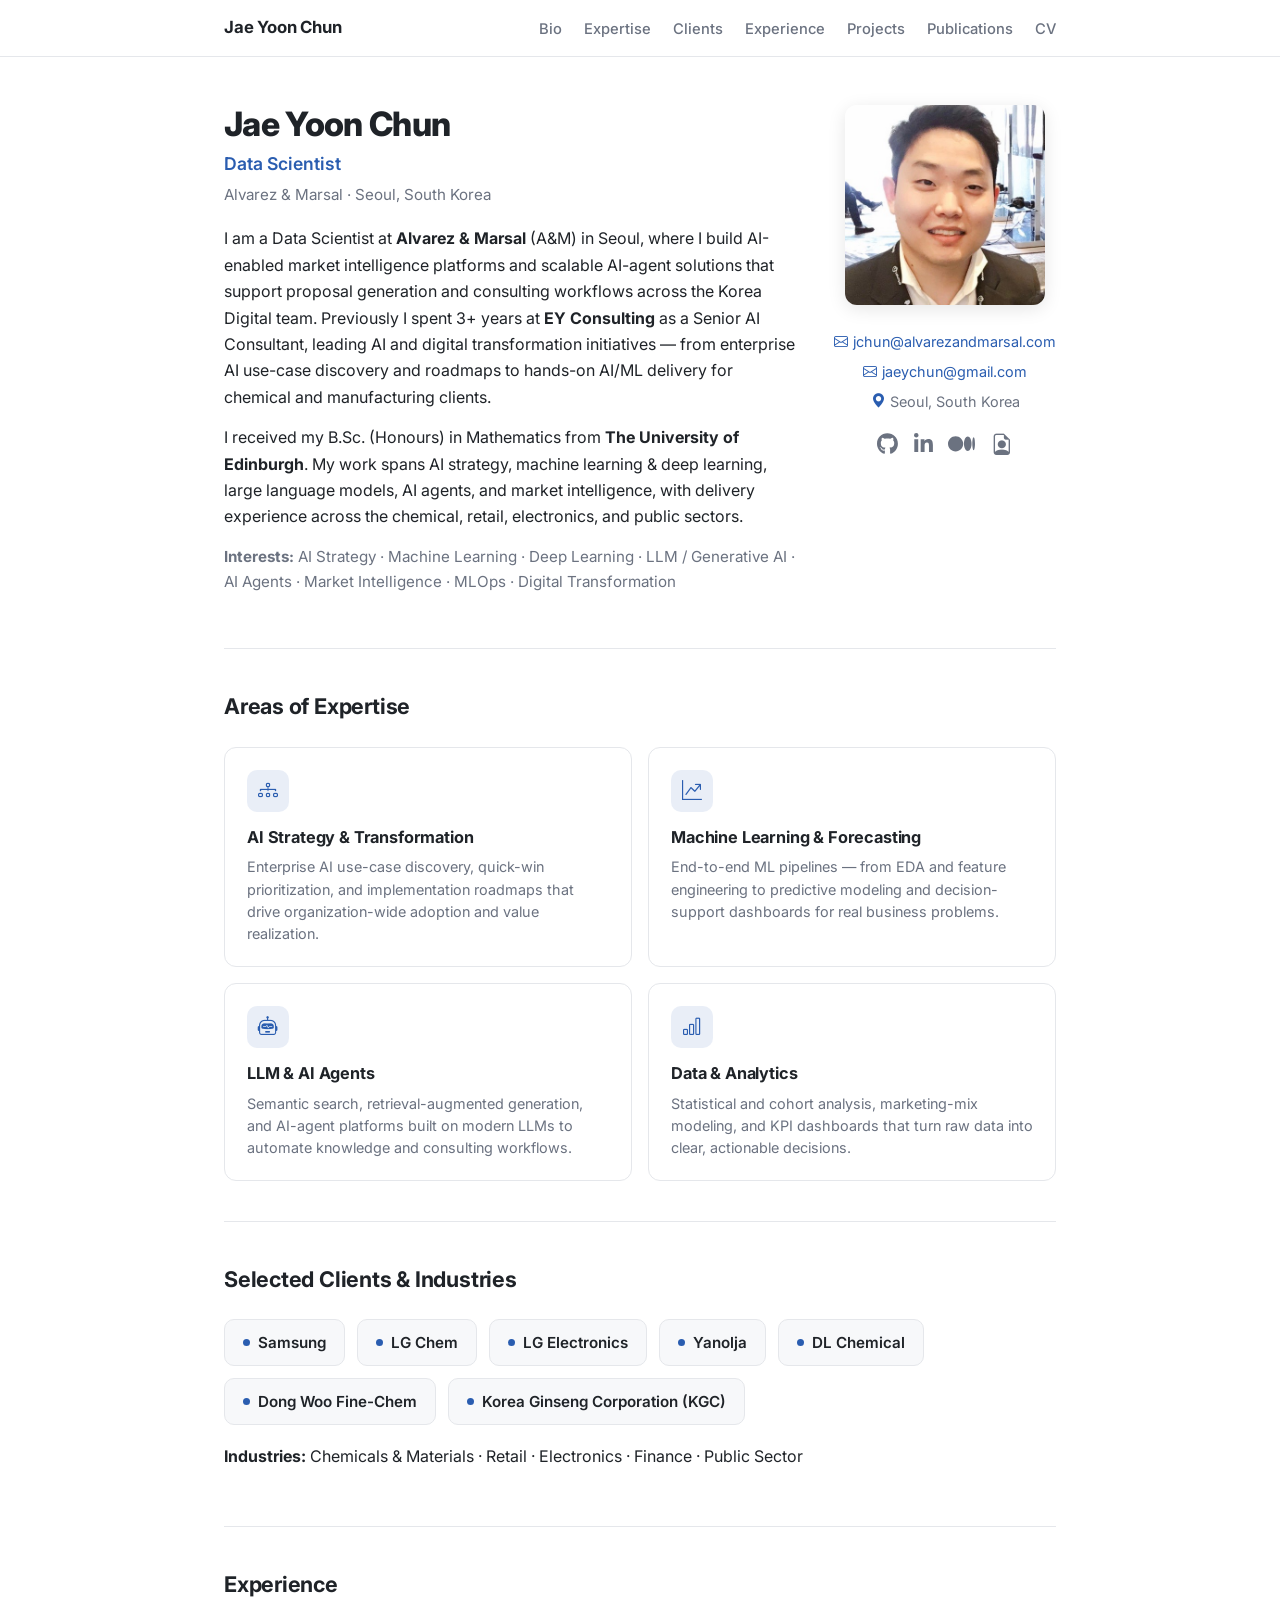
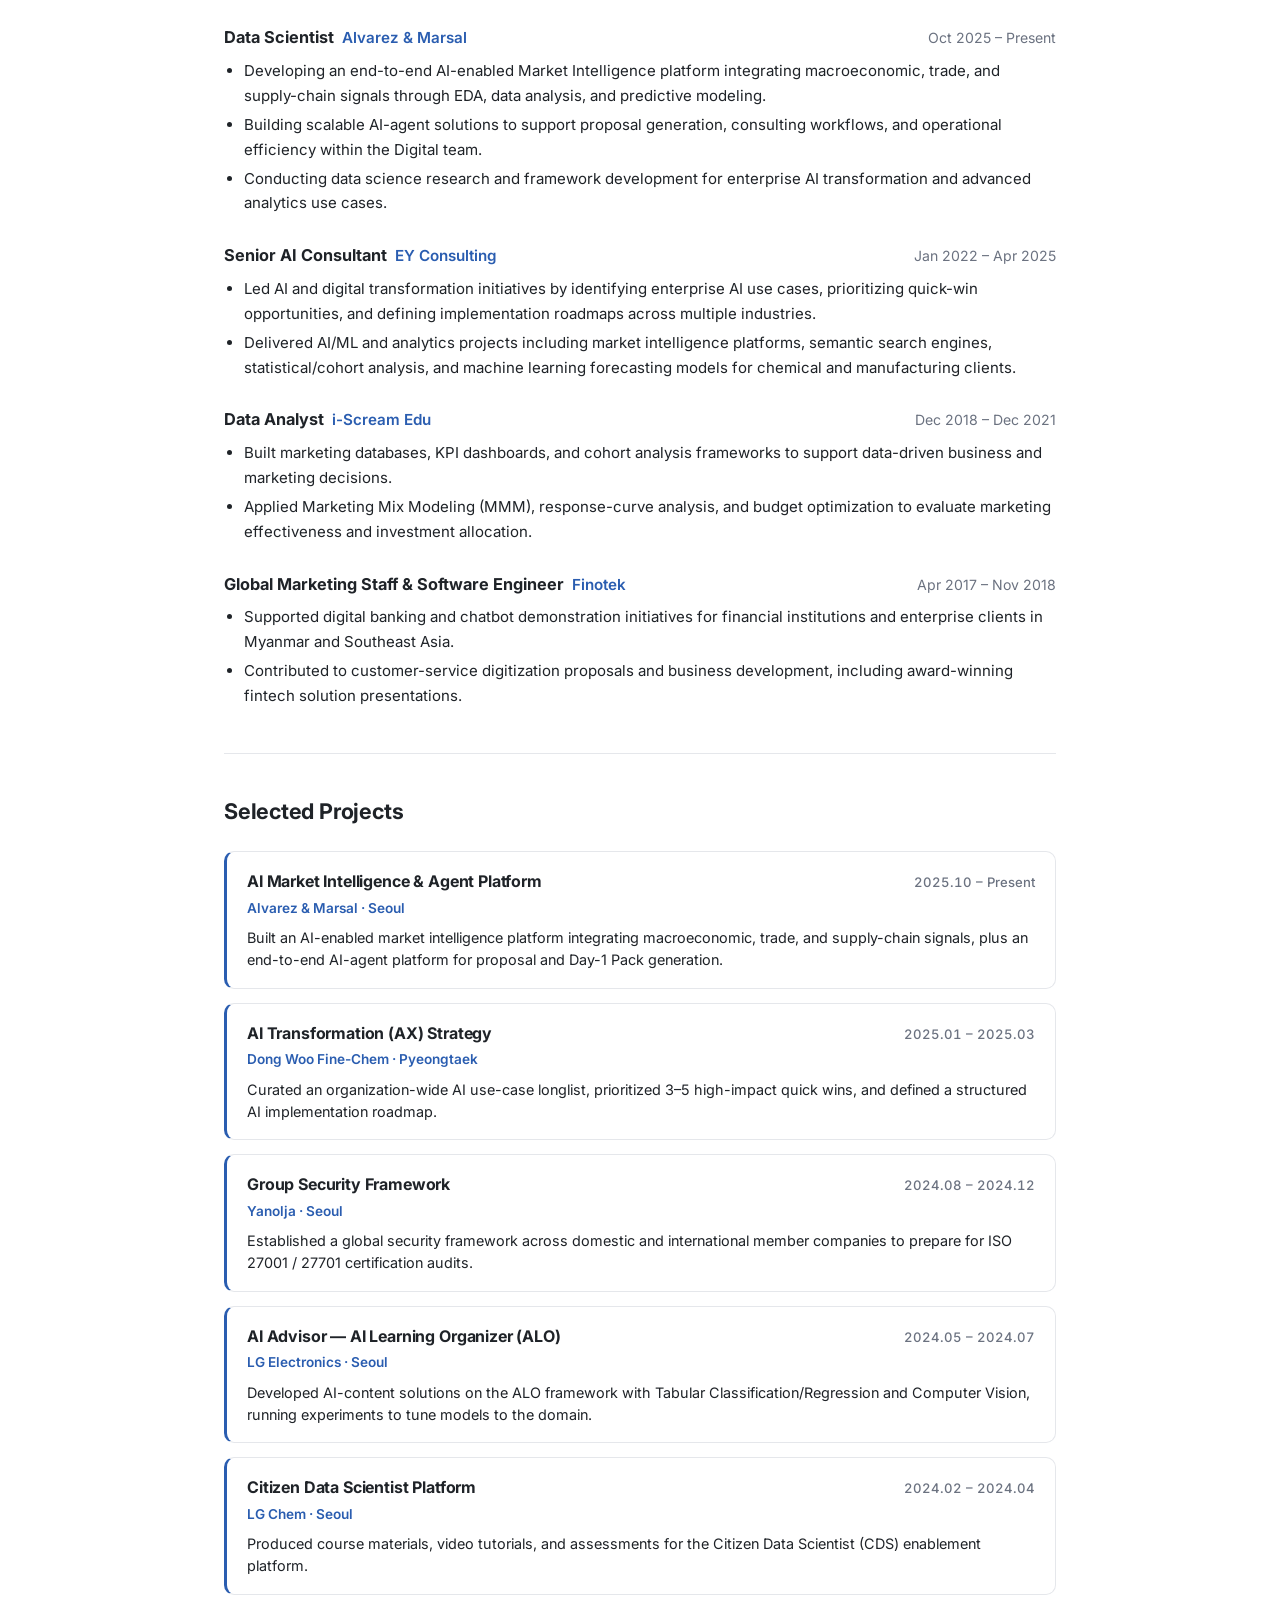
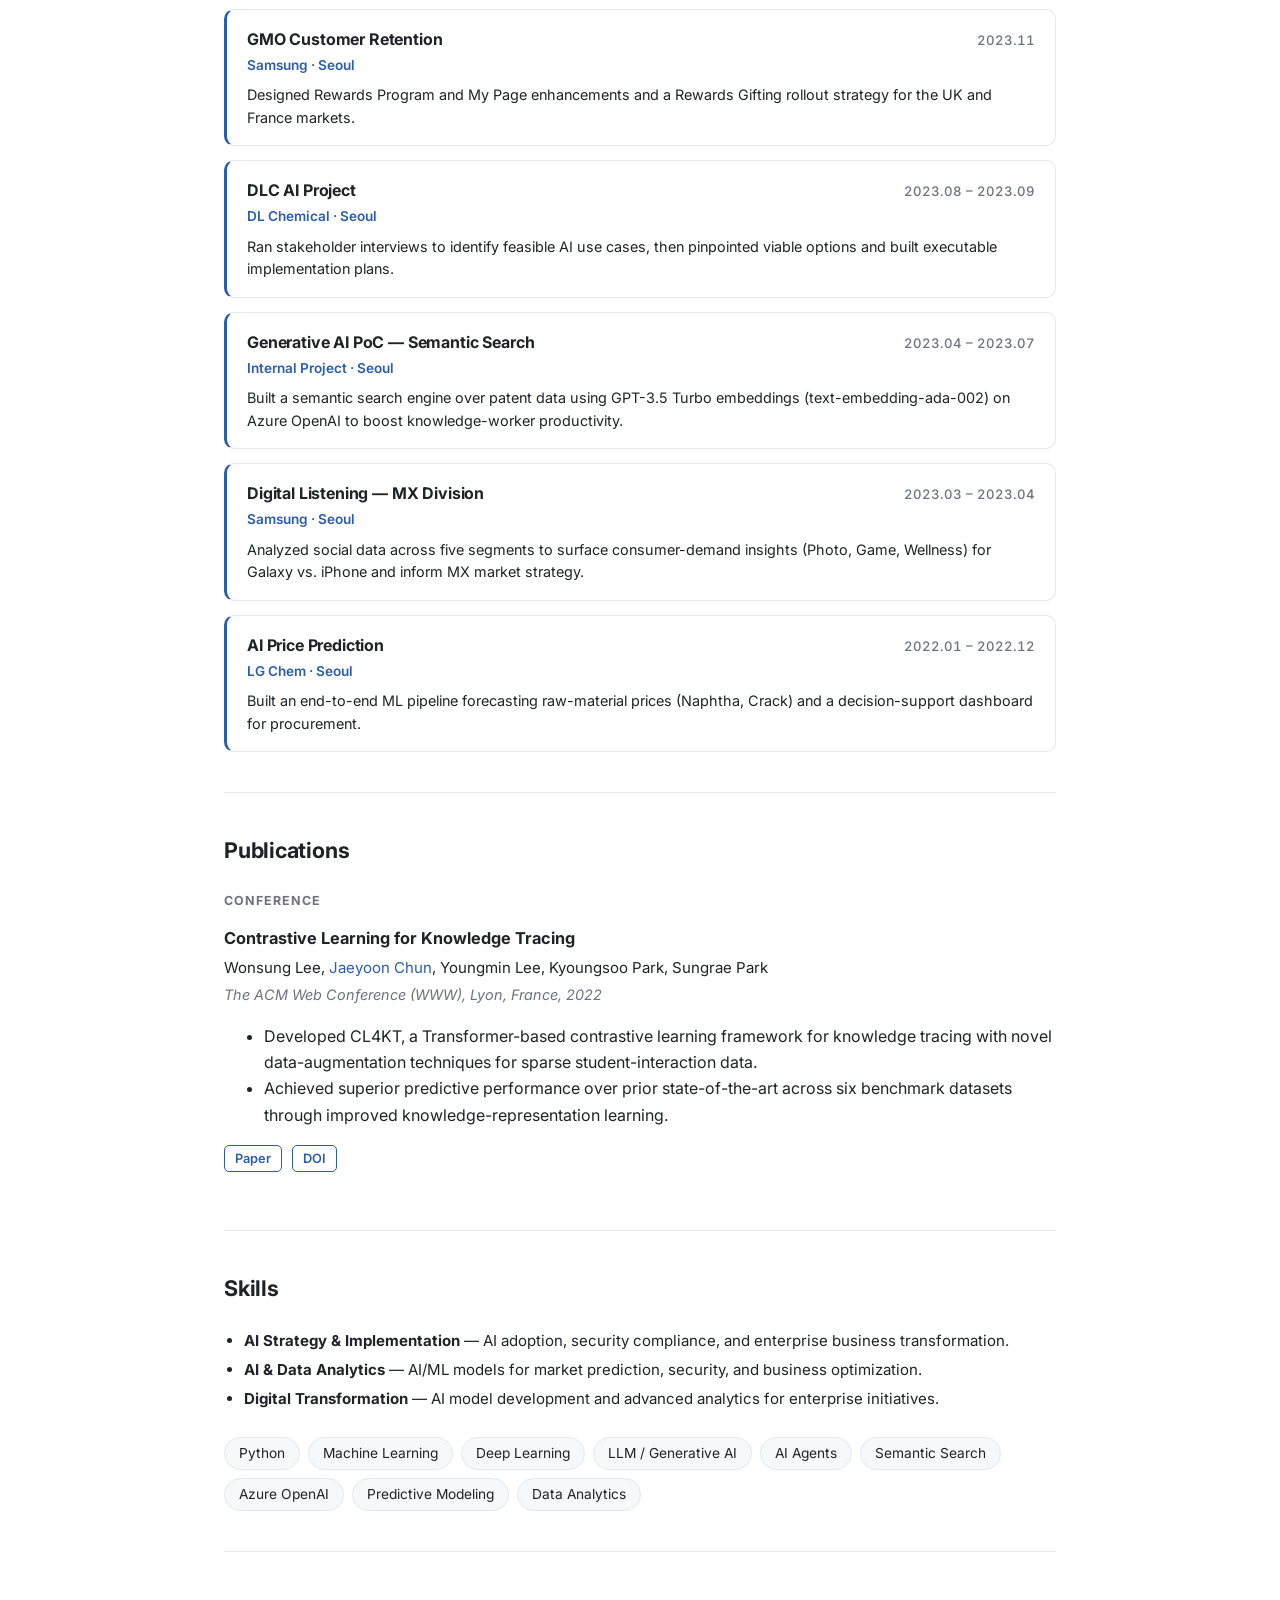
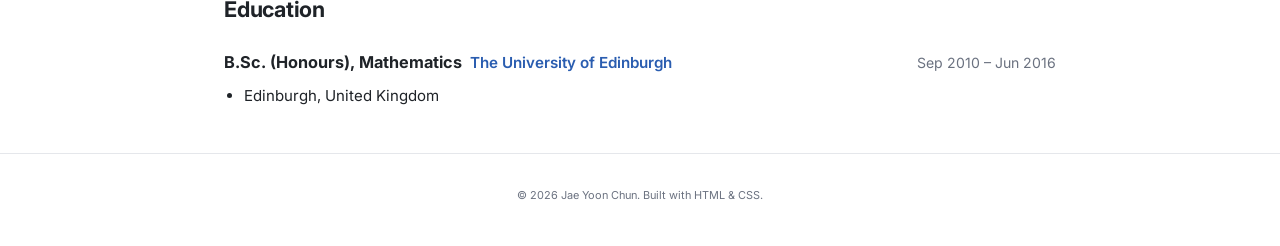
<file: index.html>
<!DOCTYPE html>
<html lang="en">
<head>
	<title>Jae Yoon Chun | Data Scientist</title>

	<!-- Meta -->
	<meta charset="utf-8">
	<meta http-equiv="X-UA-Compatible" content="IE=edge">
	<meta name="viewport" content="width=device-width, initial-scale=1.0">
	<meta name="description" content="Jae Yoon Chun — Data Scientist at Alvarez & Marsal. AI strategy, machine learning, LLMs, and AI agents for enterprise consulting.">
	<meta name="author" content="Jae Yoon Chun">
	<link rel="shortcut icon" href="jycicon.png">

	<!-- Google Fonts -->
	<link rel="preconnect" href="https://fonts.googleapis.com">
	<link rel="preconnect" href="https://fonts.gstatic.com" crossorigin>
	<link href="https://fonts.googleapis.com/css2?family=Inter:wght@300;400;500;600;700;800;900&display=swap" rel="stylesheet">

	<!-- Bootstrap Icons -->
	<link rel="stylesheet" href="https://cdn.jsdelivr.net/npm/bootstrap-icons@1.10.3/font/bootstrap-icons.css">

	<!-- FontAwesome JS -->
	<script defer src="assets/fontawesome/js/all.js"></script>

	<!-- Theme CSS -->
	<link rel="stylesheet" href="assets/css/academic.css">
</head>

<body>

	<!-- ============================================================ Nav -->
	<nav class="site-nav">
		<div class="site-nav-inner">
			<a class="site-nav-brand" href="#top">Jae Yoon Chun</a>
			<ul class="site-nav-links">
				<li><a href="#about">Bio</a></li>
				<li><a href="#expertise">Expertise</a></li>
				<li><a href="#clients">Clients</a></li>
				<li><a href="#experience">Experience</a></li>
				<li><a href="#projects">Projects</a></li>
				<li><a href="#publications">Publications</a></li>
				<li><a href="assets/cv/Jae_Yoon_Chun_Resume.pdf" target="_blank" rel="noopener">CV</a></li>
			</ul>
		</div>
	</nav>

	<span id="top"></span>

	<div class="wrap">

		<!-- ==================================================== Bio / header -->
		<section class="bio" id="about">
			<div class="bio-grid">
				<div class="bio-text">
					<h1 class="bio-name">Jae Yoon Chun</h1>
					<div class="bio-role">Data Scientist</div>
					<div class="bio-affil">Alvarez &amp; Marsal &middot; Seoul, South Korea</div>

					<div class="bio-desc">
						<p>
							I am a Data Scientist at <strong>Alvarez &amp; Marsal</strong> (A&amp;M) in Seoul, where I build
							AI-enabled market intelligence platforms and scalable AI-agent solutions that support
							proposal generation and consulting workflows across the Korea Digital team. Previously I spent
							3+ years at <strong>EY Consulting</strong> as a Senior AI Consultant, leading AI and digital
							transformation initiatives — from enterprise AI use-case discovery and roadmaps to hands-on
							AI/ML delivery for chemical and manufacturing clients.
						</p>
						<p>
							I received my B.Sc. (Honours) in Mathematics from <strong>The University of Edinburgh</strong>.
							My work spans AI strategy, machine learning &amp; deep learning, large language models,
							AI agents, and market intelligence, with delivery experience across the chemical, retail,
							electronics, and public sectors.
						</p>
						<p class="tags">
							<strong>Interests:</strong> AI Strategy &middot; Machine Learning &middot; Deep Learning &middot;
							LLM / Generative AI &middot; AI Agents &middot; Market Intelligence &middot; MLOps &middot; Digital Transformation
						</p>
					</div>
				</div>

				<div class="bio-photo">
					<img src="assets/images/jaeyoonchun.jpg" alt="Jae Yoon Chun">

					<div class="bio-contact">
						<span><i class="bi bi-envelope"></i> <a href="mailto:jchun@alvarezandmarsal.com">jchun@alvarezandmarsal.com</a></span>
						<span><i class="bi bi-envelope"></i> <a href="mailto:jaeychun@gmail.com">jaeychun@gmail.com</a></span>
						<span><i class="bi bi-geo-alt-fill"></i> Seoul, South Korea</span>
					</div>

					<div class="social-links">
						<a href="https://github.com/jychun313/" target="_blank" rel="noopener" title="GitHub"><i class="fa-brands fa-github"></i></a>
						<a href="https://www.linkedin.com/in/jaeyoonchun/" target="_blank" rel="noopener" title="LinkedIn"><i class="fa-brands fa-linkedin-in"></i></a>
						<a href="https://jaeychun.medium.com/" target="_blank" rel="noopener" title="Medium"><i class="fa-brands fa-medium-m"></i></a>
						<a href="assets/cv/Jae_Yoon_Chun_Resume.pdf" target="_blank" rel="noopener" title="Curriculum Vitae"><i class="bi bi-file-earmark-person"></i></a>
					</div>
				</div>
			</div>
		</section>

		<!-- ==================================================== Expertise -->
		<section id="expertise">
			<h2 class="section-heading">Areas of Expertise</h2>
			<div class="expertise-grid">

				<div class="expertise-card">
					<div class="expertise-icon"><i class="bi bi-diagram-3"></i></div>
					<h3 class="expertise-title">AI Strategy &amp; Transformation</h3>
					<p class="expertise-desc">Enterprise AI use-case discovery, quick-win prioritization, and implementation roadmaps that drive organization-wide adoption and value realization.</p>
				</div>

				<div class="expertise-card">
					<div class="expertise-icon"><i class="bi bi-graph-up-arrow"></i></div>
					<h3 class="expertise-title">Machine Learning &amp; Forecasting</h3>
					<p class="expertise-desc">End-to-end ML pipelines — from EDA and feature engineering to predictive modeling and decision-support dashboards for real business problems.</p>
				</div>

				<div class="expertise-card">
					<div class="expertise-icon"><i class="bi bi-robot"></i></div>
					<h3 class="expertise-title">LLM &amp; AI Agents</h3>
					<p class="expertise-desc">Semantic search, retrieval-augmented generation, and AI-agent platforms built on modern LLMs to automate knowledge and consulting workflows.</p>
				</div>

				<div class="expertise-card">
					<div class="expertise-icon"><i class="bi bi-bar-chart"></i></div>
					<h3 class="expertise-title">Data &amp; Analytics</h3>
					<p class="expertise-desc">Statistical and cohort analysis, marketing-mix modeling, and KPI dashboards that turn raw data into clear, actionable decisions.</p>
				</div>

			</div>
		</section>

		<!-- ==================================================== Clients -->
		<section id="clients">
			<h2 class="section-heading">Selected Clients &amp; Industries</h2>
			<ul class="client-list">
				<li>Samsung</li>
				<li>LG Chem</li>
				<li>LG Electronics</li>
				<li>Yanolja</li>
				<li>DL Chemical</li>
				<li>Dong Woo Fine-Chem</li>
				<li>Korea Ginseng Corporation (KGC)</li>
			</ul>
			<p class="tags"><strong>Industries:</strong> Chemicals &amp; Materials &middot; Retail &middot; Electronics &middot; Finance &middot; Public Sector</p>
		</section>

		<!-- ==================================================== Experience -->
		<section id="experience">
			<h2 class="section-heading">Experience</h2>

			<div class="xp-item">
				<div class="xp-head">
					<span><span class="xp-role">Data Scientist</span> &nbsp;<span class="xp-org">Alvarez &amp; Marsal</span></span>
					<span class="xp-time">Oct 2025 – Present</span>
				</div>
				<ul>
					<li>Developing an end-to-end AI-enabled Market Intelligence platform integrating macroeconomic, trade, and supply-chain signals through EDA, data analysis, and predictive modeling.</li>
					<li>Building scalable AI-agent solutions to support proposal generation, consulting workflows, and operational efficiency within the Digital team.</li>
					<li>Conducting data science research and framework development for enterprise AI transformation and advanced analytics use cases.</li>
				</ul>
			</div>

			<div class="xp-item">
				<div class="xp-head">
					<span><span class="xp-role">Senior AI Consultant</span> &nbsp;<span class="xp-org">EY Consulting</span></span>
					<span class="xp-time">Jan 2022 – Apr 2025</span>
				</div>
				<ul>
					<li>Led AI and digital transformation initiatives by identifying enterprise AI use cases, prioritizing quick-win opportunities, and defining implementation roadmaps across multiple industries.</li>
					<li>Delivered AI/ML and analytics projects including market intelligence platforms, semantic search engines, statistical/cohort analysis, and machine learning forecasting models for chemical and manufacturing clients.</li>
				</ul>
			</div>

			<div class="xp-item">
				<div class="xp-head">
					<span><span class="xp-role">Data Analyst</span> &nbsp;<span class="xp-org">i-Scream Edu</span></span>
					<span class="xp-time">Dec 2018 – Dec 2021</span>
				</div>
				<ul>
					<li>Built marketing databases, KPI dashboards, and cohort analysis frameworks to support data-driven business and marketing decisions.</li>
					<li>Applied Marketing Mix Modeling (MMM), response-curve analysis, and budget optimization to evaluate marketing effectiveness and investment allocation.</li>
				</ul>
			</div>

			<div class="xp-item">
				<div class="xp-head">
					<span><span class="xp-role">Global Marketing Staff &amp; Software Engineer</span> &nbsp;<span class="xp-org">Finotek</span></span>
					<span class="xp-time">Apr 2017 – Nov 2018</span>
				</div>
				<ul>
					<li>Supported digital banking and chatbot demonstration initiatives for financial institutions and enterprise clients in Myanmar and Southeast Asia.</li>
					<li>Contributed to customer-service digitization proposals and business development, including award-winning fintech solution presentations.</li>
				</ul>
			</div>
		</section>

		<!-- ==================================================== Projects -->
		<section id="projects">
			<h2 class="section-heading">Selected Projects</h2>
			<div class="proj-grid">

				<div class="proj-card">
					<div class="proj-card-head">
						<h3 class="proj-card-title">AI Market Intelligence &amp; Agent Platform</h3>
						<span class="proj-card-time">2025.10 – Present</span>
					</div>
					<div class="proj-card-client">Alvarez &amp; Marsal &middot; Seoul</div>
					<p class="proj-card-desc">Built an AI-enabled market intelligence platform integrating macroeconomic, trade, and supply-chain signals, plus an end-to-end AI-agent platform for proposal and Day-1 Pack generation.</p>
				</div>

				<div class="proj-card">
					<div class="proj-card-head">
						<h3 class="proj-card-title">AI Transformation (AX) Strategy</h3>
						<span class="proj-card-time">2025.01 – 2025.03</span>
					</div>
					<div class="proj-card-client">Dong Woo Fine-Chem &middot; Pyeongtaek</div>
					<p class="proj-card-desc">Curated an organization-wide AI use-case longlist, prioritized 3–5 high-impact quick wins, and defined a structured AI implementation roadmap.</p>
				</div>

				<div class="proj-card">
					<div class="proj-card-head">
						<h3 class="proj-card-title">Group Security Framework</h3>
						<span class="proj-card-time">2024.08 – 2024.12</span>
					</div>
					<div class="proj-card-client">Yanolja &middot; Seoul</div>
					<p class="proj-card-desc">Established a global security framework across domestic and international member companies to prepare for ISO 27001 / 27701 certification audits.</p>
				</div>

				<div class="proj-card">
					<div class="proj-card-head">
						<h3 class="proj-card-title">AI Advisor — AI Learning Organizer (ALO)</h3>
						<span class="proj-card-time">2024.05 – 2024.07</span>
					</div>
					<div class="proj-card-client">LG Electronics &middot; Seoul</div>
					<p class="proj-card-desc">Developed AI-content solutions on the ALO framework with Tabular Classification/Regression and Computer Vision, running experiments to tune models to the domain.</p>
				</div>

				<div class="proj-card">
					<div class="proj-card-head">
						<h3 class="proj-card-title">Citizen Data Scientist Platform</h3>
						<span class="proj-card-time">2024.02 – 2024.04</span>
					</div>
					<div class="proj-card-client">LG Chem &middot; Seoul</div>
					<p class="proj-card-desc">Produced course materials, video tutorials, and assessments for the Citizen Data Scientist (CDS) enablement platform.</p>
				</div>

				<div class="proj-card">
					<div class="proj-card-head">
						<h3 class="proj-card-title">GMO Customer Retention</h3>
						<span class="proj-card-time">2023.11</span>
					</div>
					<div class="proj-card-client">Samsung &middot; Seoul</div>
					<p class="proj-card-desc">Designed Rewards Program and My Page enhancements and a Rewards Gifting rollout strategy for the UK and France markets.</p>
				</div>

				<div class="proj-card">
					<div class="proj-card-head">
						<h3 class="proj-card-title">DLC AI Project</h3>
						<span class="proj-card-time">2023.08 – 2023.09</span>
					</div>
					<div class="proj-card-client">DL Chemical &middot; Seoul</div>
					<p class="proj-card-desc">Ran stakeholder interviews to identify feasible AI use cases, then pinpointed viable options and built executable implementation plans.</p>
				</div>

				<div class="proj-card">
					<div class="proj-card-head">
						<h3 class="proj-card-title">Generative AI PoC — Semantic Search</h3>
						<span class="proj-card-time">2023.04 – 2023.07</span>
					</div>
					<div class="proj-card-client">Internal Project &middot; Seoul</div>
					<p class="proj-card-desc">Built a semantic search engine over patent data using GPT-3.5 Turbo embeddings (text-embedding-ada-002) on Azure OpenAI to boost knowledge-worker productivity.</p>
				</div>

				<div class="proj-card">
					<div class="proj-card-head">
						<h3 class="proj-card-title">Digital Listening — MX Division</h3>
						<span class="proj-card-time">2023.03 – 2023.04</span>
					</div>
					<div class="proj-card-client">Samsung &middot; Seoul</div>
					<p class="proj-card-desc">Analyzed social data across five segments to surface consumer-demand insights (Photo, Game, Wellness) for Galaxy vs. iPhone and inform MX market strategy.</p>
				</div>

				<div class="proj-card">
					<div class="proj-card-head">
						<h3 class="proj-card-title">AI Price Prediction</h3>
						<span class="proj-card-time">2022.01 – 2022.12</span>
					</div>
					<div class="proj-card-client">LG Chem &middot; Seoul</div>
					<p class="proj-card-desc">Built an end-to-end ML pipeline forecasting raw-material prices (Naphtha, Crack) and a decision-support dashboard for procurement.</p>
				</div>

			</div>
		</section>

		<!-- ==================================================== Publications -->
		<section id="publications">
			<h2 class="section-heading">Publications</h2>

			<p class="pub-cat">Conference</p>
			<div class="pub-item">
				<div class="pub-title">Contrastive Learning for Knowledge Tracing</div>
				<div class="pub-authors">Wonsung Lee, <span class="me">Jaeyoon Chun</span>, Youngmin Lee, Kyoungsoo Park, Sungrae Park</div>
				<div class="pub-venue">The ACM Web Conference (WWW), Lyon, France, 2022</div>
				<ul>
					<li>Developed CL4KT, a Transformer-based contrastive learning framework for knowledge tracing with novel data-augmentation techniques for sparse student-interaction data.</li>
					<li>Achieved superior predictive performance over prior state-of-the-art across six benchmark datasets through improved knowledge-representation learning.</li>
				</ul>
				<div class="pub-links">
					<a href="https://dl.acm.org/doi/fullHtml/10.1145/3485447.3512105" target="_blank" rel="noopener">Paper</a>
					<a href="https://doi.org/10.1145/3485447.3512105" target="_blank" rel="noopener">DOI</a>
				</div>
			</div>
		</section>

		<!-- ==================================================== Skills -->
		<section id="skills">
			<h2 class="section-heading">Skills</h2>
			<div class="xp-item">
				<ul>
					<li><strong>AI Strategy &amp; Implementation</strong> — AI adoption, security compliance, and enterprise business transformation.</li>
					<li><strong>AI &amp; Data Analytics</strong> — AI/ML models for market prediction, security, and business optimization.</li>
					<li><strong>Digital Transformation</strong> — AI model development and advanced analytics for enterprise initiatives.</li>
				</ul>
			</div>
			<ul class="badge-list">
				<li>Python</li>
				<li>Machine Learning</li>
				<li>Deep Learning</li>
				<li>LLM / Generative AI</li>
				<li>AI Agents</li>
				<li>Semantic Search</li>
				<li>Azure OpenAI</li>
				<li>Predictive Modeling</li>
				<li>Data Analytics</li>
			</ul>
		</section>

		<!-- ==================================================== Education -->
		<section id="education">
			<h2 class="section-heading">Education</h2>
			<div class="xp-item">
				<div class="xp-head">
					<span><span class="xp-role">B.Sc. (Honours), Mathematics</span> &nbsp;<span class="xp-org">The University of Edinburgh</span></span>
					<span class="xp-time">Sep 2010 – Jun 2016</span>
				</div>
				<ul>
					<li>Edinburgh, United Kingdom</li>
				</ul>
			</div>
		</section>

	</div><!-- //wrap -->

	<footer class="site-footer">
		<small>&copy; 2026 Jae Yoon Chun. Built with HTML &amp; CSS.</small>
	</footer>

</body>
</html>
</file>
<file: assets/css/academic.css>
/* ==========================================================================
   Academic-style personal homepage
   Inspired by al-folio (hsnamkoong.github.io) — single column, top nav,
   photo-right header, News + Publications sections.
   ========================================================================== */

:root {
  --accent: #2a5db0;
  --accent-dark: #1e4179;
  --text: #1f2328;
  --text-muted: #6b7280;
  --bg: #ffffff;
  --bg-soft: #f7f8fa;
  --border: #e5e7eb;
  --maxw: 880px;
}

* { box-sizing: border-box; }

html { scroll-behavior: smooth; scroll-padding-top: 80px; }

body {
  margin: 0;
  font-family: 'Inter', -apple-system, BlinkMacSystemFont, 'Segoe UI', Roboto, sans-serif;
  font-size: 16px;
  line-height: 1.65;
  color: var(--text);
  background: var(--bg);
  -webkit-font-smoothing: antialiased;
}

a { color: var(--accent); text-decoration: none; }
a:hover { text-decoration: underline; }

/* -------------------------------------------------------------- Nav bar */
.site-nav {
  position: sticky;
  top: 0;
  z-index: 100;
  background: rgba(255, 255, 255, 0.9);
  backdrop-filter: saturate(180%) blur(10px);
  border-bottom: 1px solid var(--border);
}
.site-nav-inner {
  max-width: var(--maxw);
  margin: 0 auto;
  padding: 14px 24px;
  display: flex;
  align-items: center;
  justify-content: space-between;
  gap: 16px;
}
.site-nav-brand {
  font-weight: 700;
  font-size: 1.05rem;
  color: var(--text);
  letter-spacing: -0.01em;
}
.site-nav-brand:hover { text-decoration: none; color: var(--accent); }
.site-nav-links {
  display: flex;
  gap: 22px;
  list-style: none;
  margin: 0;
  padding: 0;
  flex-wrap: wrap;
}
.site-nav-links a {
  color: var(--text-muted);
  font-size: 0.92rem;
  font-weight: 500;
  transition: color 0.15s ease;
}
.site-nav-links a:hover { color: var(--accent); text-decoration: none; }

/* -------------------------------------------------------------- Layout */
.wrap {
  max-width: var(--maxw);
  margin: 0 auto;
  padding: 0 24px;
}

section { padding: 40px 0; border-top: 1px solid var(--border); }
section:first-of-type { border-top: none; }

.section-heading {
  font-size: 1.35rem;
  font-weight: 700;
  letter-spacing: -0.01em;
  margin: 0 0 22px;
  color: var(--text);
}

/* -------------------------------------------------------------- Header / Bio */
.bio { padding-top: 48px; }
.bio-grid {
  display: flex;
  gap: 36px;
  align-items: flex-start;
}
.bio-text { flex: 1 1 auto; min-width: 0; }
.bio-photo { flex: 0 0 210px; text-align: center; }
.bio-photo img {
  width: 200px;
  height: 200px;
  object-fit: cover;
  border-radius: 12px;
  box-shadow: 0 4px 18px rgba(0, 0, 0, 0.10);
}

.bio-name {
  font-size: 2.1rem;
  font-weight: 800;
  letter-spacing: -0.02em;
  margin: 0 0 6px;
  line-height: 1.15;
}
.bio-role {
  font-size: 1.1rem;
  color: var(--accent);
  font-weight: 600;
  margin: 0 0 4px;
}
.bio-affil {
  color: var(--text-muted);
  font-size: 0.95rem;
  margin: 0 0 18px;
}
.bio-desc p { margin: 0 0 14px; }
.bio-desc .tags { color: var(--text-muted); font-size: 0.95rem; }

.bio-contact {
  margin-top: 18px;
  display: flex;
  flex-direction: column;
  align-items: center;
  gap: 6px;
  color: var(--text-muted);
  font-size: 0.9rem;
}
.bio-contact span { display: inline-flex; align-items: center; }
.bio-contact .bi { color: var(--accent); margin-right: 5px; }

.social-links {
  margin-top: 14px;
  display: flex;
  justify-content: center;
  gap: 16px;
  font-size: 1.35rem;
}
.social-links a { color: var(--text-muted); transition: color 0.15s ease; }
.social-links a:hover { color: var(--accent); text-decoration: none; }

/* -------------------------------------------------------------- News */
.news-list {
  list-style: none;
  margin: 0;
  padding: 0;
  max-height: 340px;
  overflow-y: auto;
}
.news-list li {
  display: flex;
  gap: 18px;
  padding: 10px 0;
  border-bottom: 1px dashed var(--border);
  font-size: 0.95rem;
}
.news-list li:last-child { border-bottom: none; }
.news-date {
  flex: 0 0 96px;
  color: var(--accent);
  font-weight: 600;
  font-variant-numeric: tabular-nums;
}
.news-body { flex: 1 1 auto; }

/* -------------------------------------------------------------- Expertise */
.expertise-grid {
  display: grid;
  grid-template-columns: 1fr 1fr;
  gap: 16px;
}
.expertise-card {
  border: 1px solid var(--border);
  border-radius: 12px;
  padding: 22px 22px 20px;
  background: var(--bg);
  transition: box-shadow 0.18s ease, transform 0.18s ease;
}
.expertise-card:hover {
  box-shadow: 0 6px 20px rgba(0, 0, 0, 0.07);
  transform: translateY(-2px);
}
.expertise-icon {
  display: inline-flex;
  align-items: center;
  justify-content: center;
  width: 42px;
  height: 42px;
  border-radius: 10px;
  background: rgba(42, 93, 176, 0.10);
  color: var(--accent);
  font-size: 1.25rem;
  margin-bottom: 12px;
}
.expertise-title {
  margin: 0 0 6px;
  font-size: 1.02rem;
  font-weight: 700;
  letter-spacing: -0.01em;
  color: var(--text);
}
.expertise-desc {
  margin: 0;
  font-size: 0.9rem;
  line-height: 1.55;
  color: var(--text-muted);
}

/* -------------------------------------------------------------- Clients */
.client-list {
  list-style: none;
  margin: 0 0 18px;
  padding: 0;
  display: flex;
  flex-wrap: wrap;
  gap: 12px;
}
.client-list li {
  display: inline-flex;
  align-items: center;
  gap: 8px;
  padding: 10px 18px;
  border: 1px solid var(--border);
  border-radius: 10px;
  background: var(--bg-soft);
  font-size: 0.95rem;
  font-weight: 600;
  color: var(--text);
  transition: border-color 0.18s ease, box-shadow 0.18s ease, transform 0.18s ease;
}
.client-list li:hover {
  border-color: var(--accent);
  box-shadow: 0 4px 14px rgba(0, 0, 0, 0.06);
  transform: translateY(-2px);
}
.client-list li::before {
  content: "";
  width: 7px;
  height: 7px;
  border-radius: 50%;
  background: var(--accent);
  flex: 0 0 auto;
}

/* -------------------------------------------------------------- Experience */
.xp-item { margin-bottom: 26px; }
.xp-item:last-child { margin-bottom: 0; }
.xp-head {
  display: flex;
  justify-content: space-between;
  gap: 12px;
  flex-wrap: wrap;
  align-items: baseline;
}
.xp-role { font-weight: 700; font-size: 1.02rem; }
.xp-org { color: var(--accent); font-weight: 600; font-size: 0.95rem; }
.xp-time { color: var(--text-muted); font-size: 0.88rem; white-space: nowrap; }
.xp-item ul { margin: 8px 0 0; padding-left: 20px; }
.xp-item li { margin-bottom: 4px; font-size: 0.94rem; }
.xp-sub {
  font-weight: 600;
  font-size: 0.95rem;
  margin-top: 10px;
  color: var(--text);
}

/* -------------------------------------------------------------- Projects */
.proj-grid {
  display: grid;
  grid-template-columns: 1fr;
  gap: 14px;
}
.proj-card {
  position: relative;
  border: 1px solid var(--border);
  border-left: 3px solid var(--accent);
  border-radius: 10px;
  padding: 16px 20px;
  background: var(--bg);
  transition: box-shadow 0.18s ease, transform 0.18s ease, border-color 0.18s ease;
}
.proj-card:hover {
  box-shadow: 0 6px 20px rgba(0, 0, 0, 0.07);
  transform: translateY(-2px);
  border-left-color: var(--accent-dark);
}
.proj-card-head {
  display: flex;
  justify-content: space-between;
  align-items: baseline;
  gap: 12px;
  flex-wrap: wrap;
}
.proj-card-title {
  margin: 0;
  font-size: 1rem;
  font-weight: 700;
  letter-spacing: -0.01em;
  color: var(--text);
}
.proj-card-time {
  color: var(--text-muted);
  font-size: 0.82rem;
  font-weight: 500;
  white-space: nowrap;
  font-variant-numeric: tabular-nums;
}
.proj-card-client {
  margin-top: 2px;
  font-size: 0.85rem;
  font-weight: 600;
  color: var(--accent);
}
.proj-card-desc {
  margin: 8px 0 0;
  font-size: 0.9rem;
  line-height: 1.55;
  color: var(--text);
}

/* -------------------------------------------------------------- Publications */
.pub-cat {
  font-size: 0.78rem;
  text-transform: uppercase;
  letter-spacing: 0.08em;
  color: var(--text-muted);
  font-weight: 700;
  margin: 0 0 10px;
}
.pub-item {
  padding: 4px 0 18px;
}
.pub-title { font-weight: 700; font-size: 1.02rem; margin: 0 0 4px; }
.pub-authors { font-size: 0.94rem; color: var(--text); margin: 0 0 2px; }
.pub-authors .me { color: var(--accent); }
.pub-venue { font-size: 0.9rem; color: var(--text-muted); font-style: italic; margin: 0 0 8px; }
.pub-links a {
  display: inline-block;
  font-size: 0.8rem;
  font-weight: 600;
  padding: 2px 10px;
  border: 1px solid var(--accent);
  border-radius: 5px;
  margin-right: 6px;
  transition: all 0.15s ease;
}
.pub-links a:hover { background: var(--accent); color: #fff; text-decoration: none; }

/* -------------------------------------------------------------- Interests / skills */
.badge-list { list-style: none; padding: 0; margin: 0; display: flex; flex-wrap: wrap; gap: 8px; }
.badge-list li {
  background: var(--bg-soft);
  border: 1px solid var(--border);
  border-radius: 20px;
  padding: 4px 14px;
  font-size: 0.86rem;
  color: var(--text);
}

/* -------------------------------------------------------------- Footer */
.site-footer {
  text-align: center;
  padding: 30px 24px 40px;
  color: var(--text-muted);
  font-size: 0.82rem;
  border-top: 1px solid var(--border);
}

/* -------------------------------------------------------------- Responsive */
@media (max-width: 720px) {
  .bio-grid { flex-direction: column-reverse; align-items: center; text-align: center; }
  .bio-contact, .social-links { justify-content: center; }
  .bio-photo img { width: 160px; height: 160px; }
  .expertise-grid { grid-template-columns: 1fr; }
  .site-nav-links { gap: 14px; }
  .site-nav-brand { font-size: 0.98rem; }
}
</file>
